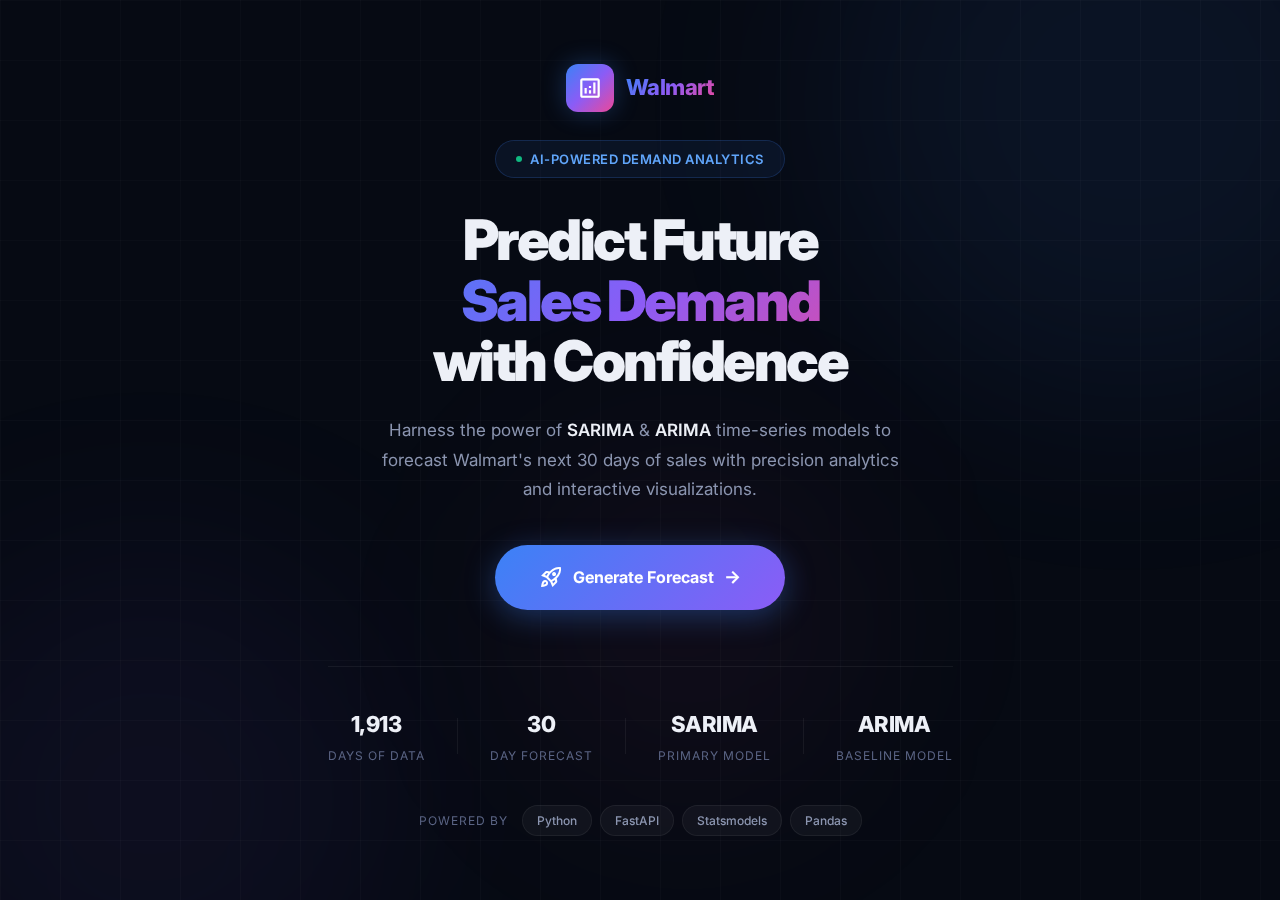
<file: frontend/index.html>
<!DOCTYPE html>
<html lang="en">

<head>
    <meta charset="UTF-8">
    <meta name="viewport" content="width=device-width, initial-scale=1.0">
    <meta name="description" content="Walmart Demand Forecasting - AI-Powered Sales Prediction">
    <title>Walmart Demand Forecasting</title>
    <link rel="stylesheet" href="./static/css/styles.css">
    <link href="https://fonts.googleapis.com/css2?family=Inter:wght@300;400;500;600;700;800;900&display=swap"
        rel="stylesheet">
    <link href="https://fonts.googleapis.com/css2?family=Material+Symbols+Outlined" rel="stylesheet">
</head>

<body class="landing-body">

    <!-- Animated Background -->
    <div class="bg-effects">
        <div class="bg-orb orb-1"></div>
        <div class="bg-orb orb-2"></div>
        <div class="bg-orb orb-3"></div>
        <div class="bg-grid"></div>
    </div>

    <!-- Main Landing Content -->
    <main class="landing-main">
        <div class="landing-container">

            <!-- Logo / Brand -->
            <div class="brand-mark">
                <div class="brand-icon">
                    <span class="material-symbols-outlined">analytics</span>
                </div>
                <span class="brand-name">Walmart</span>
            </div>

            <!-- Badge -->
            <div class="hero-badge">
                <span class="badge-dot"></span>
                AI-Powered Demand Analytics
            </div>

            <!-- Title -->
            <h1 class="hero-title">
                Predict Future
                <span class="hero-gradient">Sales Demand</span>
                with Confidence
            </h1>

            <!-- Description -->
            <p class="hero-desc">
                Harness the power of <strong>SARIMA</strong> & <strong>ARIMA</strong> time-series models
                to forecast Walmart's next 30 days of sales with precision analytics and interactive visualizations.
            </p>

            <!-- CTA Button -->
            <a href="./dashboard.html" class="cta-btn" id="ctaBtn">
                <span class="material-symbols-outlined cta-icon">rocket_launch</span>
                <span class="cta-text">Generate Forecast</span>
                <span class="cta-arrow">→</span>
            </a>

            <!-- Stats Row -->
            <div class="hero-stats">
                <div class="hero-stat">
                    <div class="stat-val">1,913</div>
                    <div class="stat-lbl">Days of Data</div>
                </div>
                <div class="stat-divider"></div>
                <div class="hero-stat">
                    <div class="stat-val">30</div>
                    <div class="stat-lbl">Day Forecast</div>
                </div>
                <div class="stat-divider"></div>
                <div class="hero-stat">
                    <div class="stat-val">SARIMA</div>
                    <div class="stat-lbl">Primary Model</div>
                </div>
                <div class="stat-divider"></div>
                <div class="hero-stat">
                    <div class="stat-val">ARIMA</div>
                    <div class="stat-lbl">Baseline Model</div>
                </div>
            </div>

            <!-- Tech Stack -->
            <div class="tech-stack">
                <span class="tech-label">Powered by</span>
                <div class="tech-tags">
                    <span class="tech-tag">Python</span>
                    <span class="tech-tag">FastAPI</span>
                    <span class="tech-tag">Statsmodels</span>
                    <span class="tech-tag">Pandas</span>
                </div>
            </div>
        </div>
    </main>

</body>

</html>
</file>
<file: frontend/static/css/styles.css>
/* ============================================
   Walmart Demand Forecasting
   Premium Dashboard Design System
   ============================================ */

/* === Design Tokens === */
:root {
    /* Background */
    --bg-primary: #060a13;
    --bg-secondary: #0c1220;
    --bg-card: #111a2e;
    --bg-card-hover: #162038;
    --bg-sidebar: #0a1122;
    --bg-input: #0d1526;

    /* Text */
    --text-primary: #edf0f7;
    --text-secondary: #8b95b0;
    --text-muted: #5a6484;

    /* Accent Colors */
    --blue: #3b82f6;
    --blue-light: #60a5fa;
    --blue-dim: rgba(59, 130, 246, 0.12);
    --purple: #8b5cf6;
    --purple-light: #a78bfa;
    --purple-dim: rgba(139, 92, 246, 0.12);
    --emerald: #10b981;
    --emerald-light: #34d399;
    --emerald-dim: rgba(16, 185, 129, 0.12);
    --amber: #f59e0b;
    --amber-light: #fbbf24;
    --amber-dim: rgba(245, 158, 11, 0.12);
    --red: #ef4444;
    --pink: #ec4899;

    /* Gradients */
    --gradient-hero: linear-gradient(135deg, #3b82f6, #8b5cf6, #ec4899);
    --gradient-blue: linear-gradient(135deg, #3b82f6, #2563eb);
    --gradient-purple: linear-gradient(135deg, #8b5cf6, #7c3aed);
    --gradient-card: linear-gradient(135deg, rgba(59, 130, 246, 0.05), rgba(139, 92, 246, 0.05));

    /* Borders */
    --border: rgba(255, 255, 255, 0.06);
    --border-light: rgba(255, 255, 255, 0.1);

    /* Shadows */
    --shadow-sm: 0 2px 8px rgba(0, 0, 0, 0.3);
    --shadow-md: 0 4px 24px rgba(0, 0, 0, 0.4);
    --shadow-lg: 0 12px 48px rgba(0, 0, 0, 0.5);
    --shadow-blue: 0 0 40px rgba(59, 130, 246, 0.15);
    --shadow-purple: 0 0 40px rgba(139, 92, 246, 0.15);

    /* Radius */
    --r-sm: 8px;
    --r-md: 12px;
    --r-lg: 16px;
    --r-xl: 20px;
    --r-full: 50px;

    /* Transitions */
    --t-fast: 0.15s ease;
    --t-normal: 0.3s ease;
    --t-slow: 0.5s cubic-bezier(0.4, 0, 0.2, 1);

    /* Sidebar */
    --sidebar-width: 300px;
    --topbar-height: 64px;

    /* Font */
    --font: 'Inter', -apple-system, BlinkMacSystemFont, 'Segoe UI', sans-serif;
}

/* === Reset === */
*,
*::before,
*::after {
    margin: 0;
    padding: 0;
    box-sizing: border-box;
}

html {
    scroll-behavior: smooth;
    -webkit-font-smoothing: antialiased;
    -moz-osx-font-smoothing: grayscale;
}

body {
    font-family: var(--font);
    color: var(--text-primary);
    line-height: 1.6;
    overflow-x: hidden;
}

/* ============================================
   LANDING PAGE
   ============================================ */

.landing-body {
    background: var(--bg-primary);
    min-height: 100vh;
}

/* Background Effects */
.bg-effects {
    position: fixed;
    inset: 0;
    pointer-events: none;
    z-index: 0;
    overflow: hidden;
}

.bg-orb {
    position: absolute;
    border-radius: 50%;
    filter: blur(100px);
}

.orb-1 {
    width: 600px;
    height: 600px;
    background: rgba(59, 130, 246, 0.08);
    top: -200px;
    right: -150px;
    animation: orbFloat 15s ease-in-out infinite;
}

.orb-2 {
    width: 500px;
    height: 500px;
    background: rgba(139, 92, 246, 0.06);
    bottom: -150px;
    left: -100px;
    animation: orbFloat 18s ease-in-out infinite reverse;
}

.orb-3 {
    width: 350px;
    height: 350px;
    background: rgba(236, 72, 153, 0.05);
    top: 50%;
    left: 40%;
    animation: orbFloat 20s ease-in-out infinite 3s;
}

.bg-grid {
    position: absolute;
    inset: 0;
    background-image:
        linear-gradient(rgba(255, 255, 255, 0.018) 1px, transparent 1px),
        linear-gradient(90deg, rgba(255, 255, 255, 0.018) 1px, transparent 1px);
    background-size: 60px 60px;
}

@keyframes orbFloat {

    0%,
    100% {
        transform: translate(0, 0) scale(1);
    }

    25% {
        transform: translate(40px, -30px) scale(1.05);
    }

    50% {
        transform: translate(-20px, 40px) scale(0.95);
    }

    75% {
        transform: translate(30px, 20px) scale(1.02);
    }
}

/* Landing Main */
.landing-main {
    position: relative;
    z-index: 1;
    display: flex;
    align-items: center;
    justify-content: center;
    min-height: 100vh;
    padding: 60px 24px;
}

.landing-container {
    max-width: 720px;
    text-align: center;
}

/* Brand */
.brand-mark {
    display: flex;
    align-items: center;
    justify-content: center;
    gap: 12px;
    margin-bottom: 28px;
}

.brand-icon {
    width: 48px;
    height: 48px;
    border-radius: var(--r-md);
    background: var(--gradient-hero);
    display: flex;
    align-items: center;
    justify-content: center;
    box-shadow: 0 0 24px rgba(59, 130, 246, 0.3);
}

.brand-icon .material-symbols-outlined {
    font-size: 26px;
    color: white;
}

.brand-name {
    font-size: 22px;
    font-weight: 800;
    background: var(--gradient-hero);
    -webkit-background-clip: text;
    -webkit-text-fill-color: transparent;
    background-clip: text;
    letter-spacing: -0.5px;
}

/* Hero Badge */
.hero-badge {
    display: inline-flex;
    align-items: center;
    gap: 8px;
    padding: 8px 20px;
    border-radius: var(--r-full);
    background: rgba(59, 130, 246, 0.08);
    border: 1px solid rgba(59, 130, 246, 0.2);
    color: var(--blue-light);
    font-size: 13px;
    font-weight: 600;
    letter-spacing: 0.5px;
    text-transform: uppercase;
    margin-bottom: 32px;
}

.badge-dot {
    width: 6px;
    height: 6px;
    border-radius: 50%;
    background: var(--emerald);
    animation: blink 2s ease-in-out infinite;
}

@keyframes blink {

    0%,
    100% {
        opacity: 1;
    }

    50% {
        opacity: 0.3;
    }
}

/* Hero Title */
.hero-title {
    font-size: 56px;
    font-weight: 900;
    line-height: 1.08;
    letter-spacing: -2.5px;
    margin-bottom: 24px;
    color: var(--text-primary);
}

.hero-gradient {
    display: block;
    background: var(--gradient-hero);
    -webkit-background-clip: text;
    -webkit-text-fill-color: transparent;
    background-clip: text;
}

/* Hero Description */
.hero-desc {
    font-size: 17px;
    color: var(--text-secondary);
    line-height: 1.75;
    max-width: 540px;
    margin: 0 auto 40px;
}

.hero-desc strong {
    color: var(--text-primary);
    font-weight: 600;
}

/* CTA Button */
.cta-btn {
    display: inline-flex;
    align-items: center;
    gap: 10px;
    padding: 18px 44px;
    border: none;
    border-radius: var(--r-full);
    background: var(--gradient-hero);
    background-size: 200% 200%;
    color: white;
    font-size: 16px;
    font-weight: 700;
    font-family: var(--font);
    text-decoration: none;
    cursor: pointer;
    transition: all var(--t-normal);
    box-shadow: 0 6px 30px rgba(59, 130, 246, 0.35);
    animation: btnGlow 4s ease-in-out infinite;
}

.cta-btn:hover {
    transform: translateY(-4px);
    box-shadow: 0 10px 40px rgba(59, 130, 246, 0.45);
}

.cta-btn:active {
    transform: translateY(-1px);
}

.cta-icon {
    font-size: 20px;
}

.cta-arrow {
    font-size: 18px;
    transition: transform var(--t-fast);
}

.cta-btn:hover .cta-arrow {
    transform: translateX(4px);
}

@keyframes btnGlow {

    0%,
    100% {
        background-position: 0% 50%;
    }

    50% {
        background-position: 100% 50%;
    }
}

/* Hero Stats */
.hero-stats {
    display: flex;
    align-items: center;
    justify-content: center;
    gap: 32px;
    margin-top: 56px;
    padding-top: 40px;
    border-top: 1px solid var(--border);
}

.hero-stat {
    text-align: center;
}

.stat-val {
    font-size: 22px;
    font-weight: 800;
    color: var(--text-primary);
    letter-spacing: -0.5px;
}

.stat-lbl {
    font-size: 12px;
    color: var(--text-muted);
    text-transform: uppercase;
    letter-spacing: 1px;
    margin-top: 4px;
}

.stat-divider {
    width: 1px;
    height: 36px;
    background: var(--border);
}

/* Tech Stack */
.tech-stack {
    margin-top: 40px;
    display: flex;
    align-items: center;
    justify-content: center;
    gap: 14px;
    flex-wrap: wrap;
}

.tech-label {
    font-size: 12px;
    color: var(--text-muted);
    text-transform: uppercase;
    letter-spacing: 1px;
}

.tech-tags {
    display: flex;
    gap: 8px;
}

.tech-tag {
    padding: 5px 14px;
    border-radius: var(--r-full);
    background: rgba(255, 255, 255, 0.04);
    border: 1px solid var(--border);
    color: var(--text-secondary);
    font-size: 12px;
    font-weight: 500;
}

/* ============================================
   DASHBOARD PAGE
   ============================================ */

.dashboard-body {
    background: var(--bg-primary);
    min-height: 100vh;
    display: flex;
}

/* === Sidebar === */
.sidebar {
    position: fixed;
    top: 0;
    left: 0;
    bottom: 0;
    width: var(--sidebar-width);
    background: var(--bg-sidebar);
    border-right: 1px solid var(--border);
    display: flex;
    flex-direction: column;
    z-index: 50;
    transition: transform var(--t-slow);
    overflow-y: auto;
}

.sidebar-header {
    padding: 20px 20px 16px;
    border-bottom: 1px solid var(--border);
}

.sidebar-brand {
    display: flex;
    align-items: center;
    gap: 12px;
}

.sidebar-logo {
    font-size: 28px;
    color: var(--blue);
}

.sidebar-brand-text {
    display: flex;
    flex-direction: column;
}

.sidebar-title {
    font-size: 17px;
    font-weight: 800;
    background: var(--gradient-hero);
    -webkit-background-clip: text;
    -webkit-text-fill-color: transparent;
    background-clip: text;
    line-height: 1.2;
}

.sidebar-sub {
    font-size: 11px;
    color: var(--text-muted);
    font-weight: 500;
    letter-spacing: 0.3px;
}

/* Sidebar Nav */
.sidebar-nav {
    padding: 12px 12px 16px;
    border-bottom: 1px solid var(--border);
}

.nav-item {
    display: flex;
    align-items: center;
    gap: 10px;
    padding: 10px 14px;
    border-radius: var(--r-sm);
    color: var(--text-secondary);
    text-decoration: none;
    font-size: 14px;
    font-weight: 500;
    transition: all var(--t-fast);
    margin-bottom: 2px;
}

.nav-item:hover {
    background: rgba(255, 255, 255, 0.04);
    color: var(--text-primary);
}

.nav-item.active {
    background: var(--blue-dim);
    color: var(--blue-light);
}

.nav-item-icon {
    font-size: 20px;
}

/* === Sidebar KPI Cards === */
.sidebar-kpis {
    padding: 16px 14px;
    flex: 1;
}

.kpi-section-title {
    font-size: 11px;
    font-weight: 700;
    color: var(--text-muted);
    text-transform: uppercase;
    letter-spacing: 1.2px;
    padding: 0 6px;
    margin-bottom: 12px;
}

.kpi-card {
    background: var(--bg-card);
    border-radius: var(--r-md);
    padding: 16px;
    margin-bottom: 10px;
    border: 1px solid var(--border);
    transition: all var(--t-normal);
    position: relative;
    overflow: hidden;
}

.kpi-card:hover {
    background: var(--bg-card-hover);
    transform: translateX(4px);
}

.kpi-blue:hover {
    border-color: rgba(59, 130, 246, 0.3);
    box-shadow: var(--shadow-blue);
}

.kpi-purple:hover {
    border-color: rgba(139, 92, 246, 0.3);
    box-shadow: var(--shadow-purple);
}

.kpi-emerald:hover {
    border-color: rgba(16, 185, 129, 0.3);
}

.kpi-amber:hover {
    border-color: rgba(245, 158, 11, 0.3);
}

.kpi-card-top {
    display: flex;
    align-items: center;
    justify-content: space-between;
    margin-bottom: 10px;
}

.kpi-blue .kpi-icon {
    color: var(--blue);
}

.kpi-purple .kpi-icon {
    color: var(--purple);
}

.kpi-emerald .kpi-icon {
    color: var(--emerald);
}

.kpi-amber .kpi-icon {
    color: var(--amber);
}

.kpi-icon {
    font-size: 22px;
}

.kpi-badge {
    padding: 3px 10px;
    border-radius: var(--r-full);
    background: rgba(255, 255, 255, 0.05);
    font-size: 10px;
    font-weight: 700;
    color: var(--text-muted);
    text-transform: uppercase;
    letter-spacing: 0.5px;
}

.kpi-value {
    font-size: 24px;
    font-weight: 800;
    color: var(--text-primary);
    letter-spacing: -0.5px;
    margin-bottom: 3px;
    min-height: 30px;
    display: flex;
    align-items: center;
}

.kpi-label {
    font-size: 12px;
    color: var(--text-secondary);
    font-weight: 500;
}

.kpi-sub {
    font-size: 11px;
    color: var(--text-muted);
    margin-top: 2px;
}

/* KPI Bar */
.kpi-bar {
    height: 3px;
    background: rgba(255, 255, 255, 0.04);
    border-radius: 3px;
    margin-top: 12px;
    overflow: hidden;
}

.kpi-bar-fill {
    height: 100%;
    border-radius: 3px;
    width: 0%;
    transition: width 1.5s cubic-bezier(0.4, 0, 0.2, 1);
}

.kpi-bar-blue {
    background: var(--blue);
}

.kpi-bar-purple {
    background: var(--purple);
}

.kpi-bar-emerald {
    background: var(--emerald);
}

.kpi-bar-amber {
    background: var(--amber);
}

/* Skeleton Loader */
.kpi-skeleton {
    width: 120px;
    height: 24px;
    background: linear-gradient(90deg, rgba(255, 255, 255, 0.04) 25%, rgba(255, 255, 255, 0.08) 50%, rgba(255, 255, 255, 0.04) 75%);
    background-size: 200% 100%;
    border-radius: 6px;
    animation: shimmer 1.5s infinite;
}

@keyframes shimmer {
    0% {
        background-position: 200% 0;
    }

    100% {
        background-position: -200% 0;
    }
}

/* Sidebar Footer */
.sidebar-footer {
    padding: 16px 20px;
    border-top: 1px solid var(--border);
}

.sidebar-status {
    display: flex;
    align-items: center;
    gap: 8px;
    font-size: 12px;
    color: var(--text-muted);
}

.status-dot {
    width: 7px;
    height: 7px;
    border-radius: 50%;
    background: var(--amber);
    animation: blink 1.5s ease-in-out infinite;
}

.status-dot.ready {
    background: var(--emerald);
    animation: none;
}

.status-dot.error {
    background: var(--red);
    animation: none;
}

/* === Main Content === */
.main-content {
    margin-left: var(--sidebar-width);
    flex: 1;
    min-height: 100vh;
}

/* Topbar */
.topbar {
    position: sticky;
    top: 0;
    z-index: 40;
    height: var(--topbar-height);
    display: flex;
    align-items: center;
    justify-content: space-between;
    padding: 0 32px;
    background: rgba(6, 10, 19, 0.8);
    backdrop-filter: blur(20px);
    border-bottom: 1px solid var(--border);
}

.topbar-left {
    display: flex;
    align-items: center;
    gap: 16px;
}

.menu-toggle {
    display: none;
    background: none;
    border: none;
    color: var(--text-secondary);
    cursor: pointer;
    padding: 6px;
    border-radius: var(--r-sm);
}

.menu-toggle:hover {
    background: rgba(255, 255, 255, 0.04);
}

.page-title {
    font-size: 18px;
    font-weight: 700;
    color: var(--text-primary);
}

.page-breadcrumb {
    font-size: 12px;
    color: var(--text-muted);
}

.topbar-right {
    display: flex;
    align-items: center;
    gap: 12px;
}

.topbar-badge {
    display: flex;
    align-items: center;
    gap: 6px;
    padding: 7px 16px;
    border-radius: var(--r-full);
    background: var(--blue-dim);
    color: var(--blue-light);
    font-size: 12px;
    font-weight: 600;
}

.topbar-badge .material-symbols-outlined {
    font-size: 16px;
}

/* === Content Area === */
.content-area {
    padding: 28px 32px;
}

/* Cards */
.card {
    background: var(--bg-card);
    border-radius: var(--r-lg);
    border: 1px solid var(--border);
    overflow: hidden;
    transition: all var(--t-normal);
}

.card:hover {
    border-color: var(--border-light);
}

.card-header {
    display: flex;
    align-items: center;
    justify-content: space-between;
    padding: 20px 24px;
    border-bottom: 1px solid var(--border);
}

.standalone-header {
    background: none;
    border: none;
    padding: 0 0 16px;
}

.card-header-left {
    display: flex;
    align-items: center;
    gap: 12px;
}

.card-icon {
    font-size: 24px;
    color: var(--blue);
}

.card-title {
    font-size: 16px;
    font-weight: 700;
    color: var(--text-primary);
}

.card-subtitle {
    font-size: 12px;
    color: var(--text-muted);
    margin-top: 1px;
}

.chart-badge {
    padding: 5px 14px;
    border-radius: var(--r-full);
    background: rgba(16, 185, 129, 0.1);
    border: 1px solid rgba(16, 185, 129, 0.2);
    color: var(--emerald-light);
    font-size: 11px;
    font-weight: 700;
    text-transform: uppercase;
    letter-spacing: 0.5px;
}

/* Chart */
.card-body {
    padding: 24px;
    position: relative;
}

.chart-wrap {
    position: relative;
    height: 360px;
    width: 100%;
}

.chart-wrap canvas {
    width: 100% !important;
    height: 100% !important;
}

/* Chart Loading */
.chart-loading {
    position: absolute;
    inset: 0;
    display: flex;
    flex-direction: column;
    align-items: center;
    justify-content: center;
    gap: 16px;
    background: rgba(17, 26, 46, 0.9);
    border-radius: var(--r-lg);
    color: var(--text-secondary);
    font-size: 14px;
    font-weight: 500;
    z-index: 5;
    transition: opacity var(--t-normal);
}

.chart-loading.hidden {
    opacity: 0;
    pointer-events: none;
}

.loader-ring {
    width: 40px;
    height: 40px;
    border: 3px solid rgba(59, 130, 246, 0.15);
    border-top-color: var(--blue);
    border-radius: 50%;
    animation: spin 0.8s linear infinite;
}

@keyframes spin {
    to {
        transform: rotate(360deg);
    }
}

/* Chart Card */
.chart-card {
    margin-bottom: 32px;
}

/* === Model Comparison === */
.models-section {
    margin-bottom: 32px;
}

.model-grid {
    display: grid;
    grid-template-columns: repeat(2, 1fr);
    gap: 20px;
}

.model-card {
    overflow: hidden;
}

.model-card:hover {
    transform: translateY(-4px);
    box-shadow: var(--shadow-md);
}

.model-header {
    display: flex;
    align-items: center;
    justify-content: space-between;
    padding: 16px 20px;
    border-bottom: 1px solid var(--border);
}

.model-name {
    font-size: 15px;
    font-weight: 700;
    color: var(--text-primary);
}

.model-tag {
    padding: 4px 12px;
    border-radius: var(--r-full);
    font-size: 10px;
    font-weight: 700;
    text-transform: uppercase;
    letter-spacing: 0.5px;
}

.tag-primary {
    background: var(--blue-dim);
    color: var(--blue-light);
}

.tag-secondary {
    background: var(--purple-dim);
    color: var(--purple-light);
}

.model-img-wrap {
    padding: 16px;
    background: rgba(0, 0, 0, 0.15);
}

.model-img {
    width: 100%;
    height: auto;
    border-radius: var(--r-sm);
    display: block;
}

.model-footer {
    padding: 14px 20px;
    border-top: 1px solid var(--border);
}

.model-desc {
    font-size: 13px;
    color: var(--text-muted);
    line-height: 1.5;
}

/* === Toast === */
.toast {
    position: fixed;
    bottom: 24px;
    right: 24px;
    display: flex;
    align-items: center;
    gap: 10px;
    padding: 14px 20px;
    background: var(--bg-card);
    border: 1px solid var(--red);
    border-radius: var(--r-md);
    color: var(--red);
    box-shadow: var(--shadow-lg);
    transform: translateY(120px);
    opacity: 0;
    transition: all var(--t-normal);
    z-index: 200;
    max-width: 400px;
}

.toast.show {
    transform: translateY(0);
    opacity: 1;
}

.toast-icon {
    font-size: 20px;
    flex-shrink: 0;
}

.toast-msg {
    font-size: 13px;
    font-weight: 500;
    flex: 1;
}

.toast-close {
    background: none;
    border: none;
    color: var(--text-muted);
    cursor: pointer;
    padding: 2px;
    flex-shrink: 0;
}

.toast-close .material-symbols-outlined {
    font-size: 18px;
}

/* === Responsive === */

/* Tablet */
@media (max-width: 1024px) {
    .model-grid {
        grid-template-columns: 1fr;
    }

    .hero-title {
        font-size: 48px;
        letter-spacing: -2px;
    }

    .hero-desc {
        font-size: 16px;
    }

    .chart-wrap {
        height: 300px;
    }
}

/* Mobile */
@media (max-width: 768px) {

    /* Landing Page */
    .landing-main {
        padding: 40px 20px;
    }

    .hero-title {
        font-size: 36px;
        letter-spacing: -1.5px;
    }

    .hero-desc {
        font-size: 15px;
        margin-bottom: 32px;
    }

    .cta-btn {
        padding: 14px 32px;
        font-size: 15px;
    }

    .hero-stats {
        flex-wrap: wrap;
        gap: 24px;
        margin-top: 40px;
        padding-top: 32px;
    }

    .hero-stat {
        min-width: 100px;
    }

    .stat-divider {
        display: none;
    }

    .stat-val {
        font-size: 20px;
    }

    .tech-stack {
        flex-direction: column;
        gap: 10px;
    }

    /* Dashboard — Sidebar becomes slide-out overlay */
    .sidebar {
        transform: translateX(-100%);
        z-index: 100;
    }

    .sidebar.open {
        transform: translateX(0);
    }

    /* Dark overlay behind sidebar when open */
    .sidebar.open::after {
        content: '';
        position: fixed;
        top: 0;
        left: var(--sidebar-width);
        right: 0;
        bottom: 0;
        background: rgba(0, 0, 0, 0.5);
        z-index: 99;
    }

    .main-content {
        margin-left: 0;
    }

    .menu-toggle {
        display: flex;
    }

    .content-area {
        padding: 20px 16px;
    }

    .topbar {
        padding: 0 16px;
    }

    .page-title {
        font-size: 16px;
    }

    .chart-wrap {
        height: 260px;
    }

    .card-header {
        padding: 16px 18px;
        flex-wrap: wrap;
        gap: 10px;
    }

    .card-body {
        padding: 16px;
    }

    .model-header {
        padding: 14px 16px;
    }

    .model-footer {
        padding: 12px 16px;
    }
}

/* Small phones */
@media (max-width: 480px) {
    .hero-title {
        font-size: 30px;
        letter-spacing: -1px;
    }

    .hero-desc {
        font-size: 14px;
    }

    .brand-name {
        font-size: 18px;
    }

    .brand-icon {
        width: 40px;
        height: 40px;
    }

    .brand-icon .material-symbols-outlined {
        font-size: 22px;
    }

    .cta-btn {
        padding: 12px 28px;
        font-size: 14px;
        width: 100%;
        justify-content: center;
    }

    .hero-stats {
        gap: 16px;
    }

    .stat-val {
        font-size: 18px;
    }

    .stat-lbl {
        font-size: 10px;
    }

    .chart-wrap {
        height: 220px;
    }

    .topbar-badge {
        display: none;
    }
}

/* === Animations === */
@keyframes fadeIn {
    from {
        opacity: 0;
        transform: translateY(16px);
    }

    to {
        opacity: 1;
        transform: translateY(0);
    }
}

.animate-in {
    animation: fadeIn 0.5s ease backwards;
}

.delay-1 {
    animation-delay: 0.1s;
}

.delay-2 {
    animation-delay: 0.2s;
}

.delay-3 {
    animation-delay: 0.3s;
}

.delay-4 {
    animation-delay: 0.4s;
}

.delay-5 {
    animation-delay: 0.5s;
}
</file>
